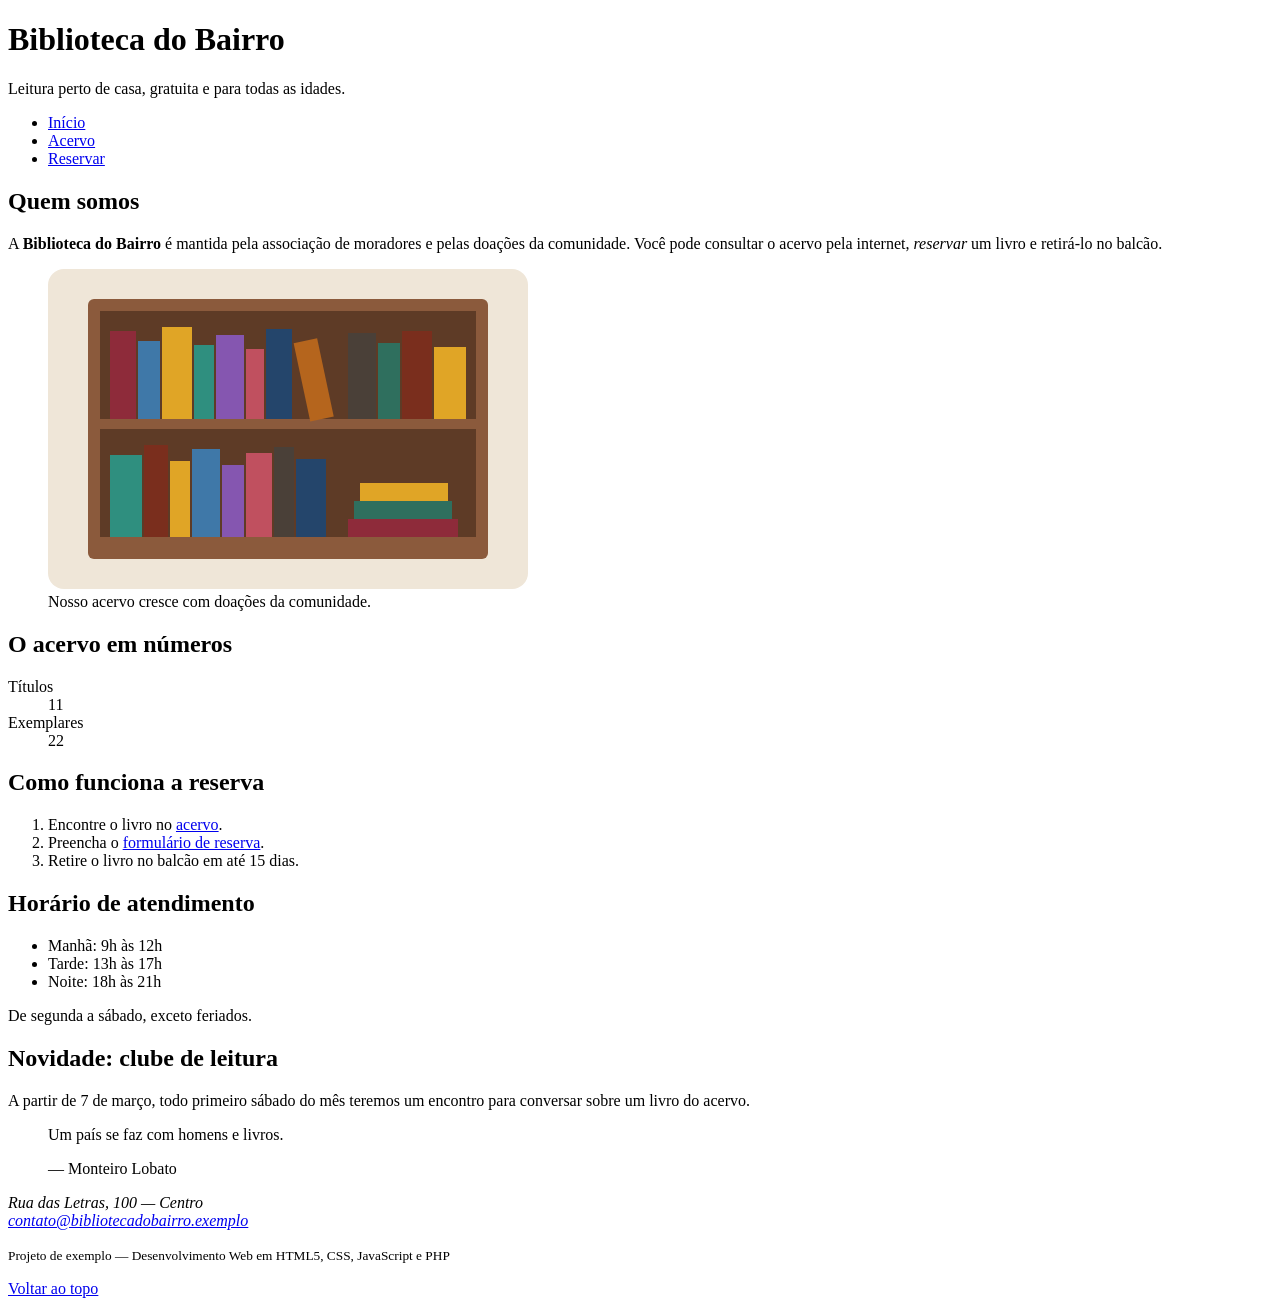
<file: etapas/01-html/index.html>
<!doctype html>
<html lang="pt-BR">
<head>
    <!-- Metadados: codificação, ajuste para celular e título da aba (Apostila 02, seção 3) -->
    <meta charset="utf-8">
    <meta name="viewport" content="width=device-width, initial-scale=1">
    <meta name="description" content="Biblioteca do Bairro: consulte o acervo e reserve livros.">
    <title>Início | Biblioteca do Bairro</title>
</head>
<body id="topo">
    <!-- Cabeçalho do site: identidade + navegação principal -->
    <header>
        <h1>Biblioteca do Bairro</h1>
        <p>Leitura perto de casa, gratuita e para todas as idades.</p>

        <nav aria-label="Navegação principal">
            <ul>
                <!-- Links RELATIVOS: funcionam em qualquer pasta onde o projeto estiver -->
                <li><a href="index.html" aria-current="page">Início</a></li>
                <li><a href="acervo.html">Acervo</a></li>
                <li><a href="reservar.html">Reservar</a></li>
            </ul>
        </nav>
    </header>

    <!-- Um único <main> por página, com o conteúdo principal -->
    <main>
        <section id="apresentacao">
            <h2>Quem somos</h2>
            <p>
                A <strong>Biblioteca do Bairro</strong> é mantida pela associação de moradores e
                pelas doações da comunidade. Você pode consultar o acervo pela internet,
                <em>reservar</em> um livro e retirá-lo no balcão.
            </p>

            <!-- <figure> agrupa a imagem e sua legenda; alt descreve a imagem para quem não a vê -->
            <figure>
                <img src="img/estante.svg" alt="Ilustração de uma estante com livros coloridos"
                     width="480" height="320">
                <figcaption>Nosso acervo cresce com doações da comunidade.</figcaption>
            </figure>
        </section>

        <section id="numeros">
            <h2>O acervo em números</h2>
            <!-- Lista de descrição: termo (dt) e descrição (dd) -->
            <dl>
                <dt>Títulos</dt>
                <dd>11</dd>
                <dt>Exemplares</dt>
                <dd>22</dd>
            </dl>
        </section>

        <section id="como-funciona">
            <h2>Como funciona a reserva</h2>
            <!-- Lista ORDENADA: a sequência dos passos importa -->
            <ol>
                <li>Encontre o livro no <a href="acervo.html">acervo</a>.</li>
                <li>Preencha o <a href="reservar.html">formulário de reserva</a>.</li>
                <li>Retire o livro no balcão em até 15 dias.</li>
            </ol>
        </section>

        <section id="horarios">
            <h2>Horário de atendimento</h2>
            <!-- Lista NÃO ordenada: itens sem sequência obrigatória -->
            <ul>
                <li>Manhã: 9h às 12h</li>
                <li>Tarde: 13h às 17h</li>
                <li>Noite: 18h às 21h</li>
            </ul>
            <p>De segunda a sábado, exceto feriados.</p>
        </section>

        <article id="novidade">
            <h2>Novidade: clube de leitura</h2>
            <p>
                A partir de <time datetime="2026-03-07">7 de março</time>, todo primeiro sábado
                do mês teremos um encontro para conversar sobre um livro do acervo.
            </p>
            <!-- Citação em bloco; o autor fica no <footer> da própria citação -->
            <blockquote>
                <p>Um país se faz com homens e livros.</p>
                <footer>— Monteiro Lobato</footer>
            </blockquote>
        </article>
    </main>

    <footer>
        <!-- <address> marca informações de contato -->
        <address>
            Rua das Letras, 100 — Centro<br>
            <a href="mailto:contato@bibliotecadobairro.exemplo">contato@bibliotecadobairro.exemplo</a>
        </address>
        <p><small>Projeto de exemplo — Desenvolvimento Web em HTML5, CSS, JavaScript e PHP</small></p>
        <p><a href="#topo">Voltar ao topo</a></p>
    </footer>
</body>
</html>
</file>
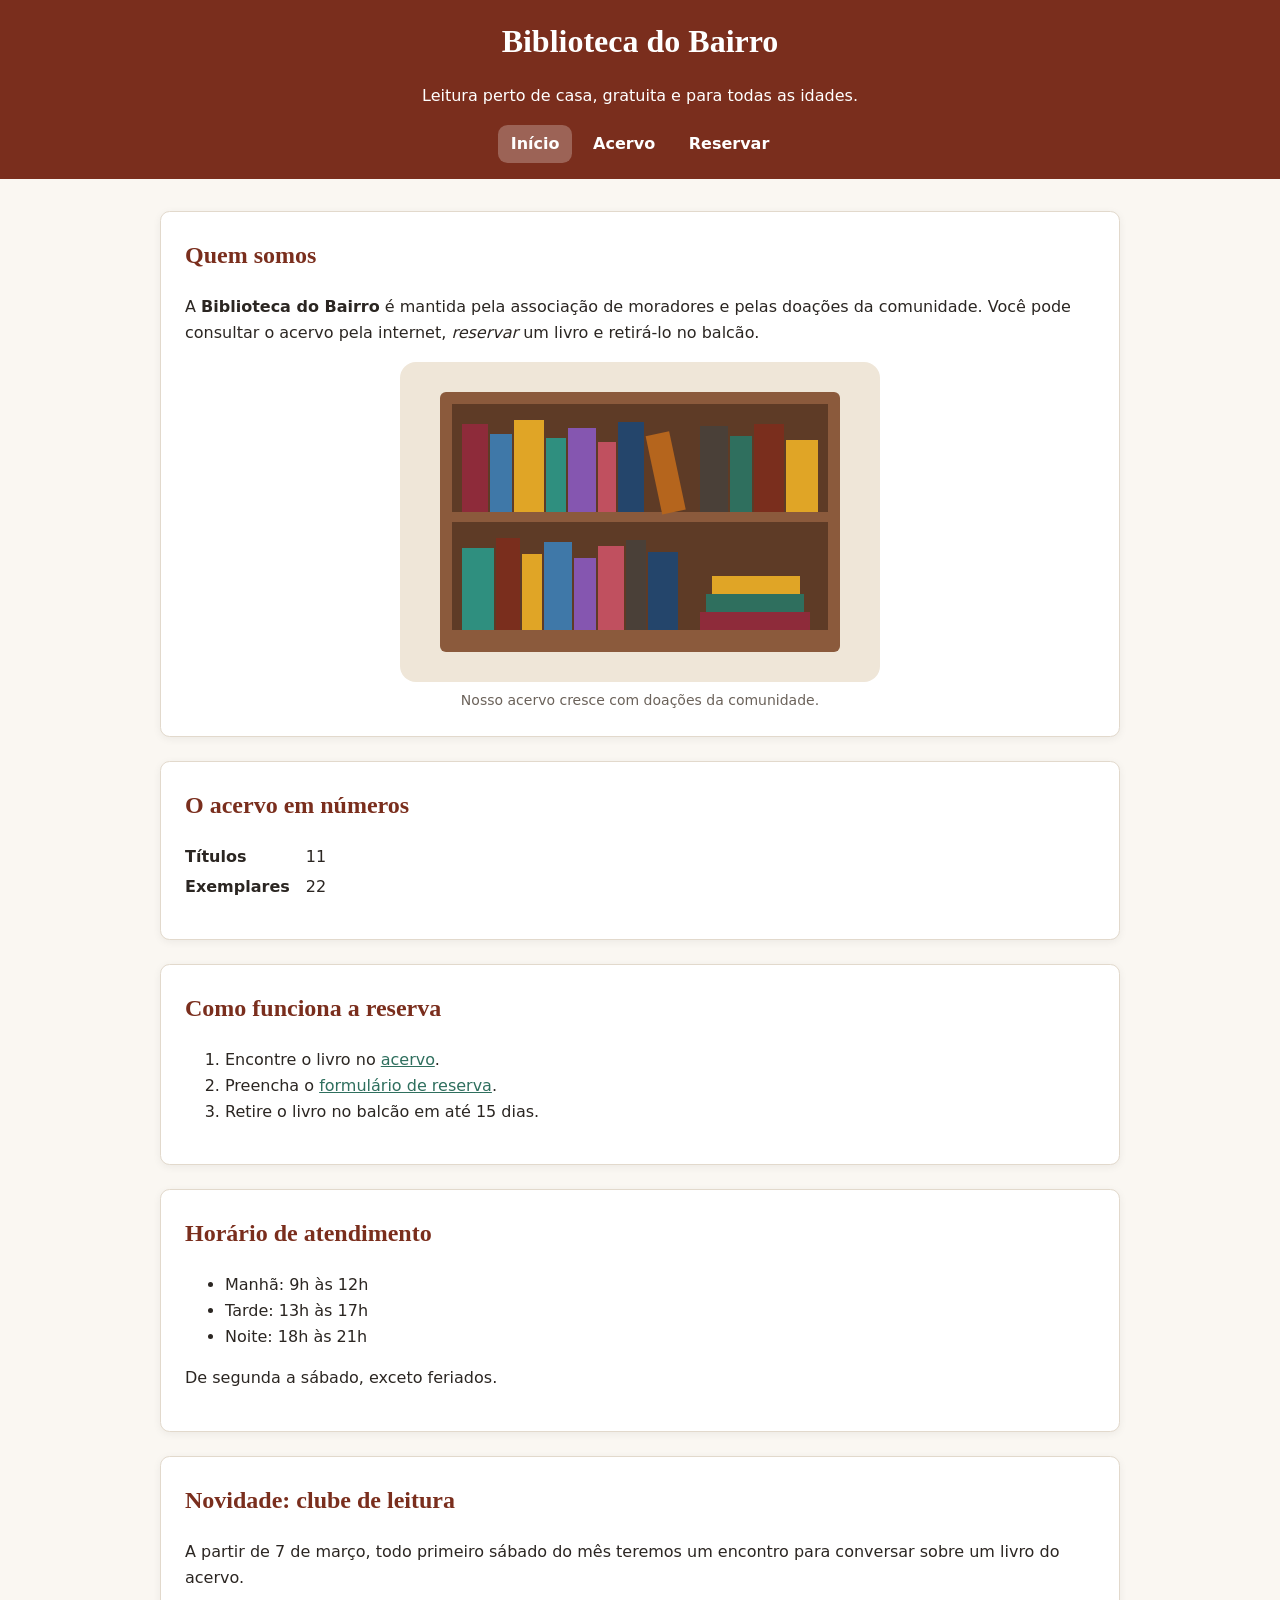
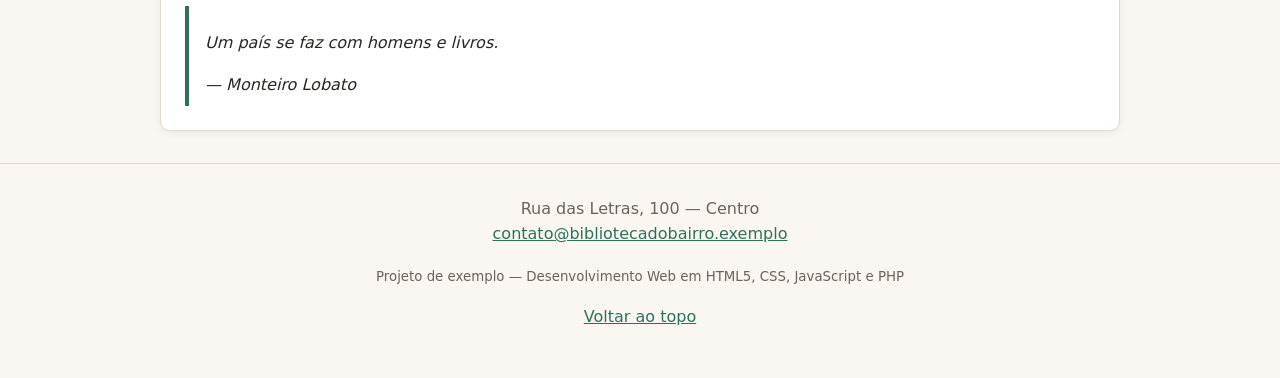
<file: etapas/02-css/index.html>
<!doctype html>
<html lang="pt-BR">
<head>
    <!-- Metadados: codificação, ajuste para celular e título da aba (Apostila 02, seção 3) -->
    <meta charset="utf-8">
    <meta name="viewport" content="width=device-width, initial-scale=1">
    <meta name="description" content="Biblioteca do Bairro: consulte o acervo e reserve livros.">
    <title>Início | Biblioteca do Bairro</title>
    <!-- CSS externo: um único arquivo estiliza todas as páginas (Apostila 03, seção 2.3) -->
    <link rel="stylesheet" href="css/style.css">
</head>
<body id="topo">
    <!-- Cabeçalho do site: identidade + navegação principal -->
    <header>
        <h1>Biblioteca do Bairro</h1>
        <p>Leitura perto de casa, gratuita e para todas as idades.</p>

        <nav aria-label="Navegação principal">
            <ul>
                <!-- Links RELATIVOS: funcionam em qualquer pasta onde o projeto estiver -->
                <li><a href="index.html" aria-current="page">Início</a></li>
                <li><a href="acervo.html">Acervo</a></li>
                <li><a href="reservar.html">Reservar</a></li>
            </ul>
        </nav>
    </header>

    <!-- Um único <main> por página, com o conteúdo principal -->
    <main>
        <section id="apresentacao">
            <h2>Quem somos</h2>
            <p>
                A <strong>Biblioteca do Bairro</strong> é mantida pela associação de moradores e
                pelas doações da comunidade. Você pode consultar o acervo pela internet,
                <em>reservar</em> um livro e retirá-lo no balcão.
            </p>

            <!-- <figure> agrupa a imagem e sua legenda; alt descreve a imagem para quem não a vê -->
            <figure>
                <img src="img/estante.svg" alt="Ilustração de uma estante com livros coloridos"
                     width="480" height="320">
                <figcaption>Nosso acervo cresce com doações da comunidade.</figcaption>
            </figure>
        </section>

        <section id="numeros">
            <h2>O acervo em números</h2>
            <!-- Lista de descrição: termo (dt) e descrição (dd) -->
            <dl>
                <dt>Títulos</dt>
                <dd>11</dd>
                <dt>Exemplares</dt>
                <dd>22</dd>
            </dl>
        </section>

        <section id="como-funciona">
            <h2>Como funciona a reserva</h2>
            <!-- Lista ORDENADA: a sequência dos passos importa -->
            <ol>
                <li>Encontre o livro no <a href="acervo.html">acervo</a>.</li>
                <li>Preencha o <a href="reservar.html">formulário de reserva</a>.</li>
                <li>Retire o livro no balcão em até 15 dias.</li>
            </ol>
        </section>

        <section id="horarios">
            <h2>Horário de atendimento</h2>
            <!-- Lista NÃO ordenada: itens sem sequência obrigatória -->
            <ul>
                <li>Manhã: 9h às 12h</li>
                <li>Tarde: 13h às 17h</li>
                <li>Noite: 18h às 21h</li>
            </ul>
            <p>De segunda a sábado, exceto feriados.</p>
        </section>

        <article id="novidade">
            <h2>Novidade: clube de leitura</h2>
            <p>
                A partir de <time datetime="2026-03-07">7 de março</time>, todo primeiro sábado
                do mês teremos um encontro para conversar sobre um livro do acervo.
            </p>
            <!-- Citação em bloco; o autor fica no <footer> da própria citação -->
            <blockquote>
                <p>Um país se faz com homens e livros.</p>
                <footer>— Monteiro Lobato</footer>
            </blockquote>
        </article>
    </main>

    <footer>
        <!-- <address> marca informações de contato -->
        <address>
            Rua das Letras, 100 — Centro<br>
            <a href="mailto:contato@bibliotecadobairro.exemplo">contato@bibliotecadobairro.exemplo</a>
        </address>
        <p><small>Projeto de exemplo — Desenvolvimento Web em HTML5, CSS, JavaScript e PHP</small></p>
        <p><a href="#topo">Voltar ao topo</a></p>
    </footer>
</body>
</html>
</file>
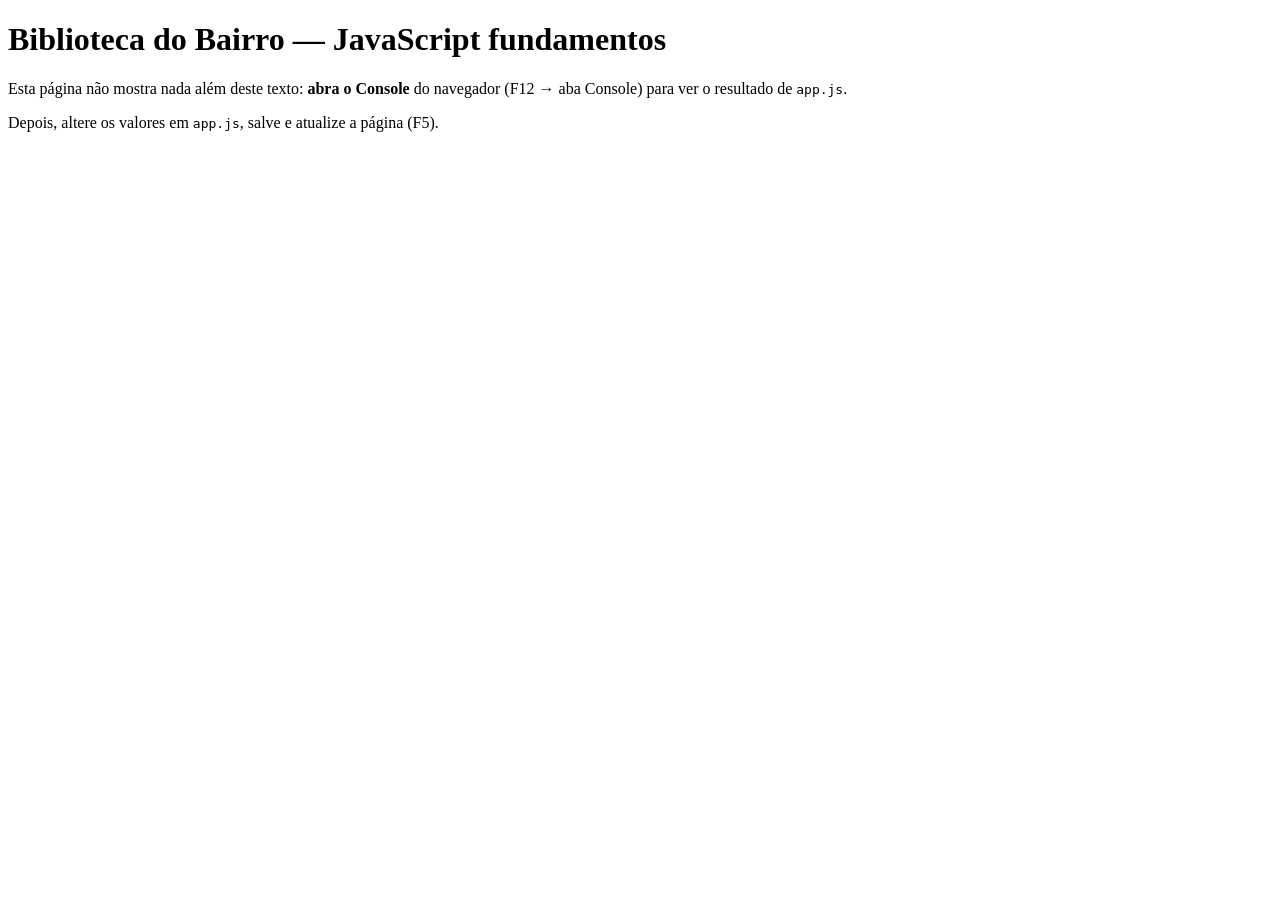
<file: etapas/03-js-fundamentos/index.html>
<!doctype html>
<html lang="pt-BR">
<head>
    <meta charset="utf-8">
    <meta name="viewport" content="width=device-width, initial-scale=1">
    <title>JavaScript no Console | Biblioteca do Bairro</title>
    <!-- defer: o script executa depois que o HTML foi analisado -->
    <script src="app.js" defer></script>
</head>
<body>
    <h1>Biblioteca do Bairro — JavaScript fundamentos</h1>
    <p>
        Esta página não mostra nada além deste texto: <strong>abra o Console</strong>
        do navegador (F12 → aba Console) para ver o resultado de <code>app.js</code>.
    </p>
    <p>Depois, altere os valores em <code>app.js</code>, salve e atualize a página (F5).</p>
</body>
</html>
</file>
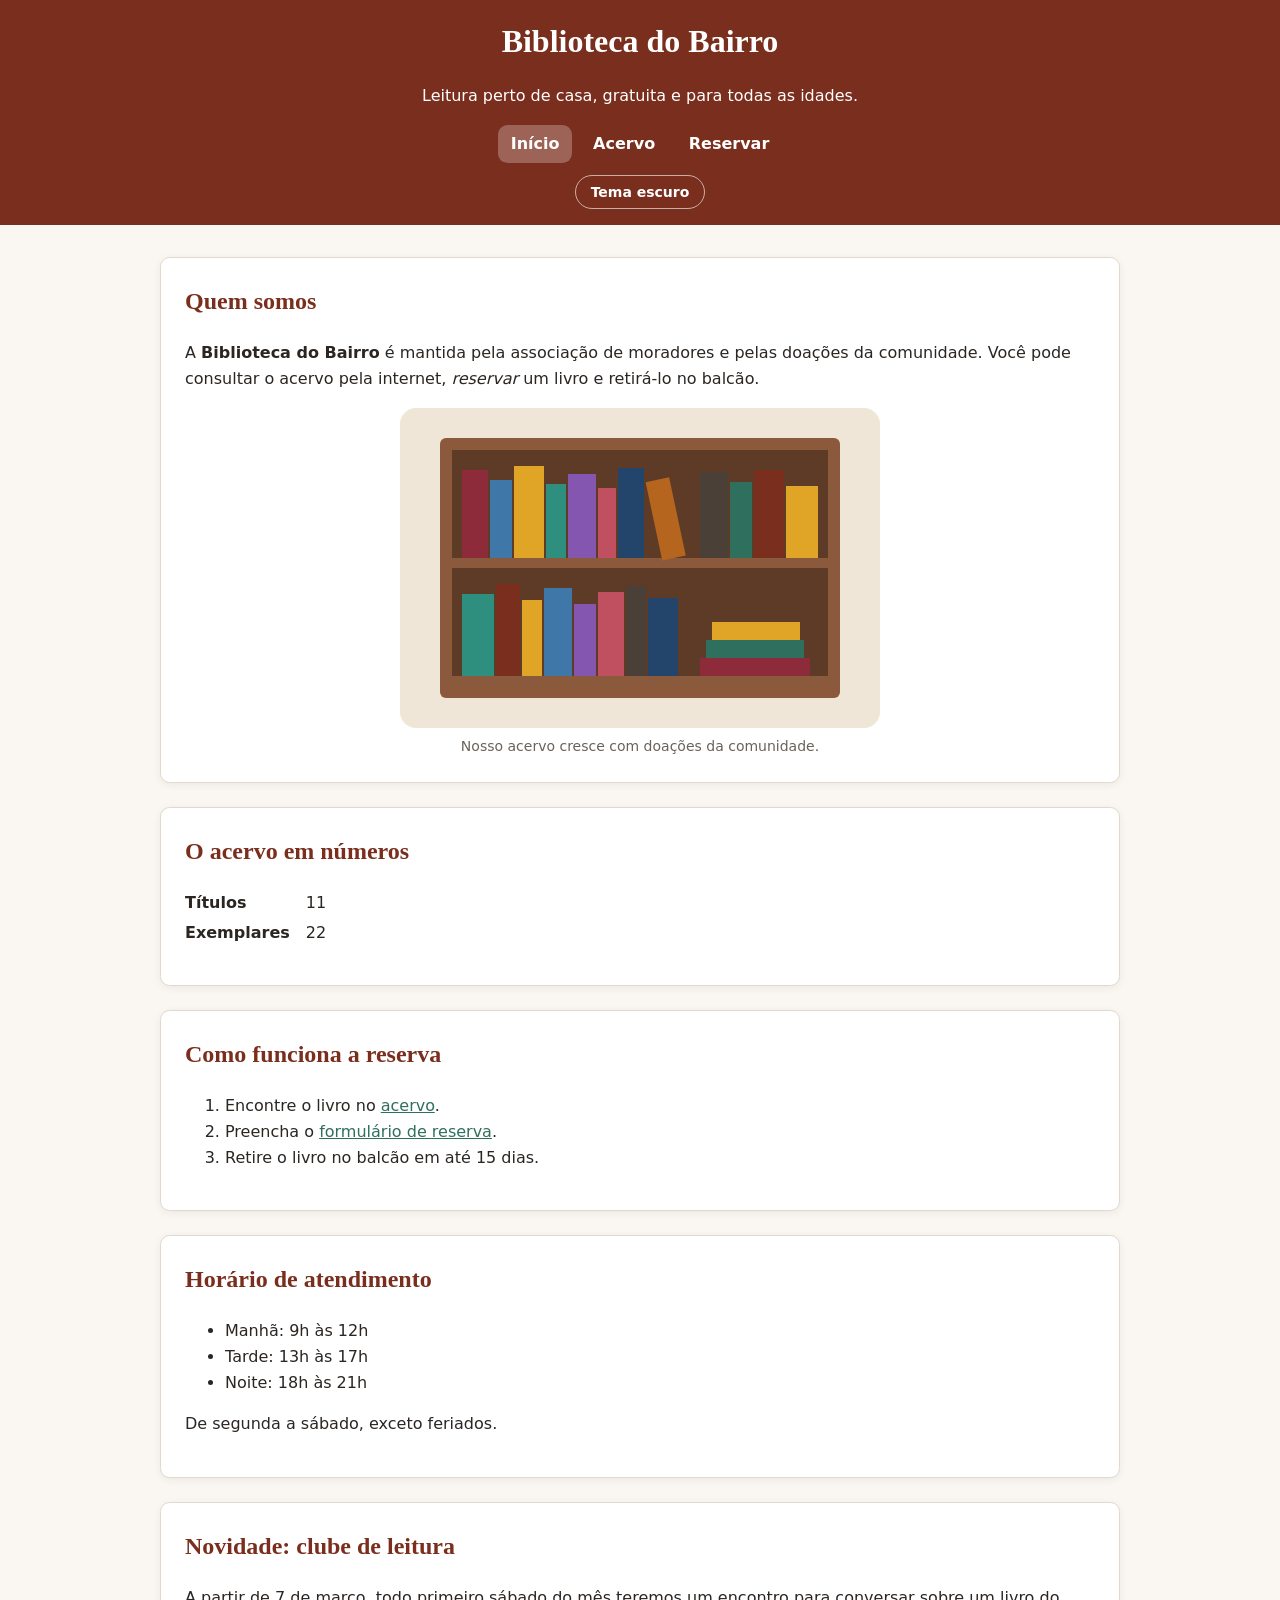
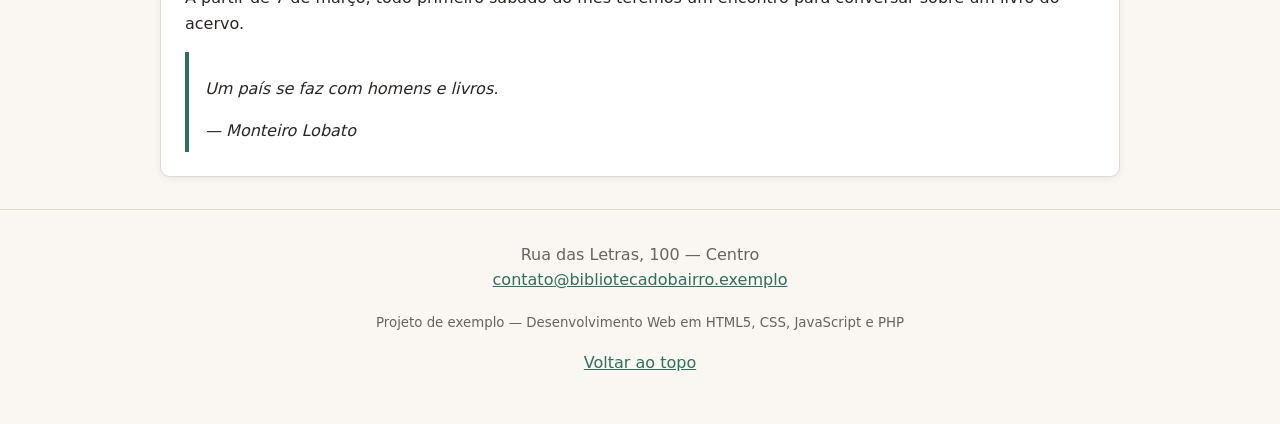
<file: etapas/04-js-dom/index.html>
<!doctype html>
<html lang="pt-BR">
<head>
    <!-- Metadados: codificação, ajuste para celular e título da aba (Apostila 02, seção 3) -->
    <meta charset="utf-8">
    <meta name="viewport" content="width=device-width, initial-scale=1">
    <meta name="description" content="Biblioteca do Bairro: consulte o acervo e reserve livros.">
    <title>Início | Biblioteca do Bairro</title>
    <!-- CSS externo: um único arquivo estiliza todas as páginas (Apostila 03, seção 2.3) -->
    <link rel="stylesheet" href="css/style.css">
    <!-- defer: os scripts rodam depois que o HTML foi analisado, então querySelector encontra os elementos -->
    <script src="js/tema.js" defer></script>
</head>
<body id="topo">
    <!-- Cabeçalho do site: identidade + navegação principal -->
    <header>
        <h1>Biblioteca do Bairro</h1>
        <p>Leitura perto de casa, gratuita e para todas as idades.</p>

        <nav aria-label="Navegação principal">
            <ul>
                <!-- Links RELATIVOS: funcionam em qualquer pasta onde o projeto estiver -->
                <li><a href="index.html" aria-current="page">Início</a></li>
                <li><a href="acervo.html">Acervo</a></li>
                <li><a href="reservar.html">Reservar</a></li>
            </ul>
        </nav>
        <!-- type="button": não envia formulário; quem reage ao clique é o js/tema.js -->
        <button type="button" id="alternar-tema" aria-pressed="false">Tema escuro</button>
    </header>

    <!-- Um único <main> por página, com o conteúdo principal -->
    <main>
        <section id="apresentacao">
            <h2>Quem somos</h2>
            <p>
                A <strong>Biblioteca do Bairro</strong> é mantida pela associação de moradores e
                pelas doações da comunidade. Você pode consultar o acervo pela internet,
                <em>reservar</em> um livro e retirá-lo no balcão.
            </p>

            <!-- <figure> agrupa a imagem e sua legenda; alt descreve a imagem para quem não a vê -->
            <figure>
                <img src="img/estante.svg" alt="Ilustração de uma estante com livros coloridos"
                     width="480" height="320">
                <figcaption>Nosso acervo cresce com doações da comunidade.</figcaption>
            </figure>
        </section>

        <section id="numeros">
            <h2>O acervo em números</h2>
            <!-- Lista de descrição: termo (dt) e descrição (dd) -->
            <dl>
                <dt>Títulos</dt>
                <dd>11</dd>
                <dt>Exemplares</dt>
                <dd>22</dd>
            </dl>
        </section>

        <section id="como-funciona">
            <h2>Como funciona a reserva</h2>
            <!-- Lista ORDENADA: a sequência dos passos importa -->
            <ol>
                <li>Encontre o livro no <a href="acervo.html">acervo</a>.</li>
                <li>Preencha o <a href="reservar.html">formulário de reserva</a>.</li>
                <li>Retire o livro no balcão em até 15 dias.</li>
            </ol>
        </section>

        <section id="horarios">
            <h2>Horário de atendimento</h2>
            <!-- Lista NÃO ordenada: itens sem sequência obrigatória -->
            <ul>
                <li>Manhã: 9h às 12h</li>
                <li>Tarde: 13h às 17h</li>
                <li>Noite: 18h às 21h</li>
            </ul>
            <p>De segunda a sábado, exceto feriados.</p>
        </section>

        <article id="novidade">
            <h2>Novidade: clube de leitura</h2>
            <p>
                A partir de <time datetime="2026-03-07">7 de março</time>, todo primeiro sábado
                do mês teremos um encontro para conversar sobre um livro do acervo.
            </p>
            <!-- Citação em bloco; o autor fica no <footer> da própria citação -->
            <blockquote>
                <p>Um país se faz com homens e livros.</p>
                <footer>— Monteiro Lobato</footer>
            </blockquote>
        </article>
    </main>

    <footer>
        <!-- <address> marca informações de contato -->
        <address>
            Rua das Letras, 100 — Centro<br>
            <a href="mailto:contato@bibliotecadobairro.exemplo">contato@bibliotecadobairro.exemplo</a>
        </address>
        <p><small>Projeto de exemplo — Desenvolvimento Web em HTML5, CSS, JavaScript e PHP</small></p>
        <p><a href="#topo">Voltar ao topo</a></p>
    </footer>
</body>
</html>
</file>
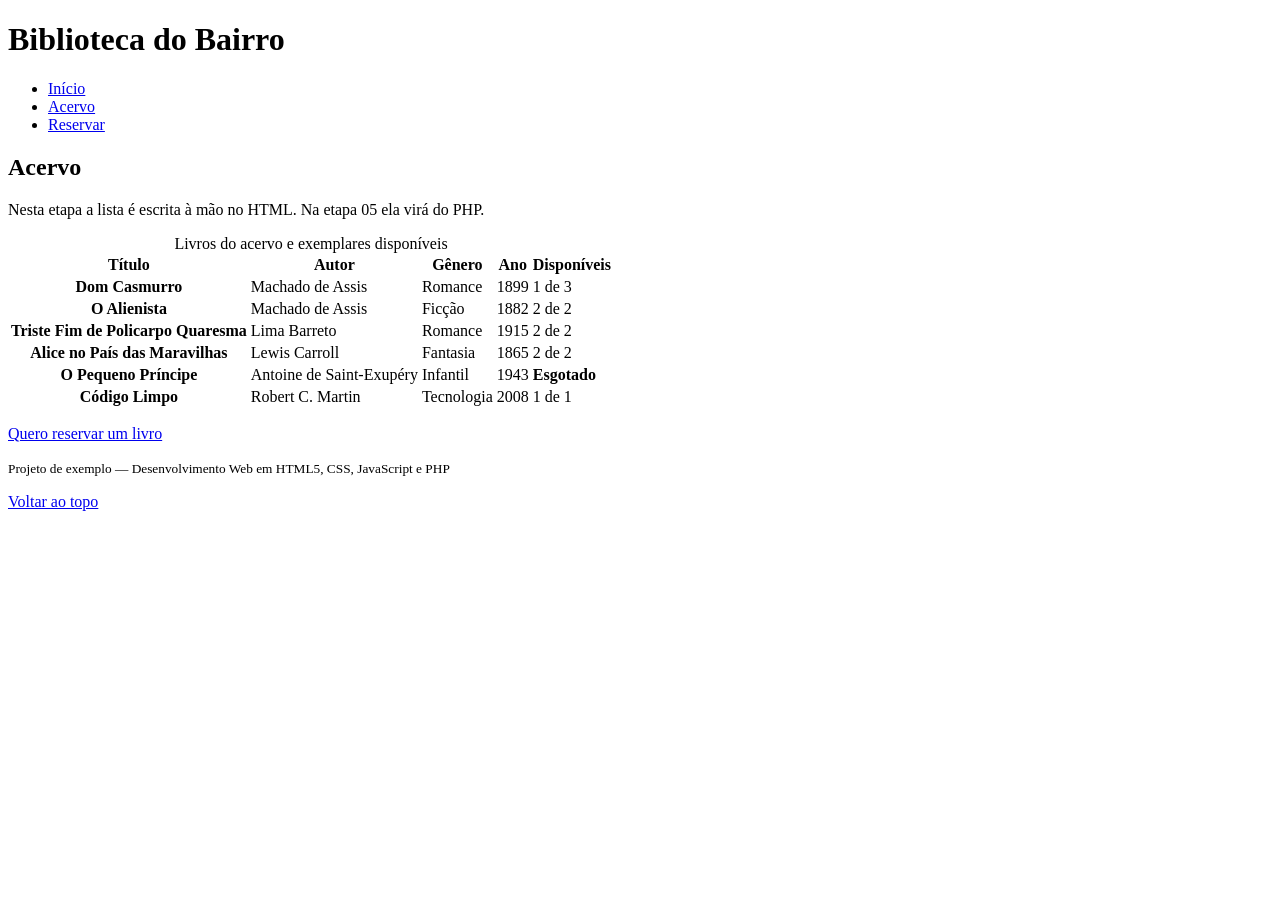
<file: etapas/01-html/acervo.html>
<!doctype html>
<html lang="pt-BR">
<head>
    <meta charset="utf-8">
    <meta name="viewport" content="width=device-width, initial-scale=1">
    <title>Acervo | Biblioteca do Bairro</title>
</head>
<body id="topo">
    <header>
        <h1>Biblioteca do Bairro</h1>
        <nav aria-label="Navegação principal">
            <ul>
                <li><a href="index.html">Início</a></li>
                <li><a href="acervo.html" aria-current="page">Acervo</a></li>
                <li><a href="reservar.html">Reservar</a></li>
            </ul>
        </nav>
    </header>

    <main>
        <h2>Acervo</h2>
        <p>Nesta etapa a lista é escrita à mão no HTML. Na etapa 05 ela virá do PHP.</p>

        <!-- Tabela: só para dados TABULARES, nunca para montar layout (Apostila 02, seção 9) -->
        <table id="tabela-acervo">
            <!-- caption: título da tabela, lido por leitores de tela -->
            <caption>Livros do acervo e exemplares disponíveis</caption>
            <thead>
                <tr>
                    <!-- scope="col": este cabeçalho vale para a COLUNA -->
                    <th scope="col">Título</th>
                    <th scope="col">Autor</th>
                    <th scope="col">Gênero</th>
                    <th scope="col">Ano</th>
                    <th scope="col">Disponíveis</th>
                </tr>
            </thead>
            <tbody>
                <!-- data-*: dados extras para o JavaScript usar nas próximas etapas -->
                <tr data-exemplares="3" data-ocupados="2">
                    <!-- scope="row": o título é o cabeçalho da LINHA -->
                    <th scope="row">Dom Casmurro</th>
                    <td>Machado de Assis</td>
                    <td>Romance</td>
                    <td>1899</td>
                    <td>1 de 3</td>
                </tr>
                <tr data-exemplares="2" data-ocupados="0">
                    <th scope="row">O Alienista</th>
                    <td>Machado de Assis</td>
                    <td>Ficção</td>
                    <td>1882</td>
                    <td>2 de 2</td>
                </tr>
                <tr data-exemplares="2" data-ocupados="0">
                    <th scope="row">Triste Fim de Policarpo Quaresma</th>
                    <td>Lima Barreto</td>
                    <td>Romance</td>
                    <td>1915</td>
                    <td>2 de 2</td>
                </tr>
                <tr data-exemplares="2" data-ocupados="0">
                    <th scope="row">Alice no País das Maravilhas</th>
                    <td>Lewis Carroll</td>
                    <td>Fantasia</td>
                    <td>1865</td>
                    <td>2 de 2</td>
                </tr>
                <tr data-exemplares="2" data-ocupados="2">
                    <th scope="row">O Pequeno Príncipe</th>
                    <td>Antoine de Saint-Exupéry</td>
                    <td>Infantil</td>
                    <td>1943</td>
                    <td><strong>Esgotado</strong></td>
                </tr>
                <tr data-exemplares="1" data-ocupados="0">
                    <th scope="row">Código Limpo</th>
                    <td>Robert C. Martin</td>
                    <td>Tecnologia</td>
                    <td>2008</td>
                    <td>1 de 1</td>
                </tr>
            </tbody>
        </table>

        <p><a href="reservar.html">Quero reservar um livro</a></p>
    </main>

    <footer>
        <p><small>Projeto de exemplo — Desenvolvimento Web em HTML5, CSS, JavaScript e PHP</small></p>
        <p><a href="#topo">Voltar ao topo</a></p>
    </footer>
</body>
</html>
</file>
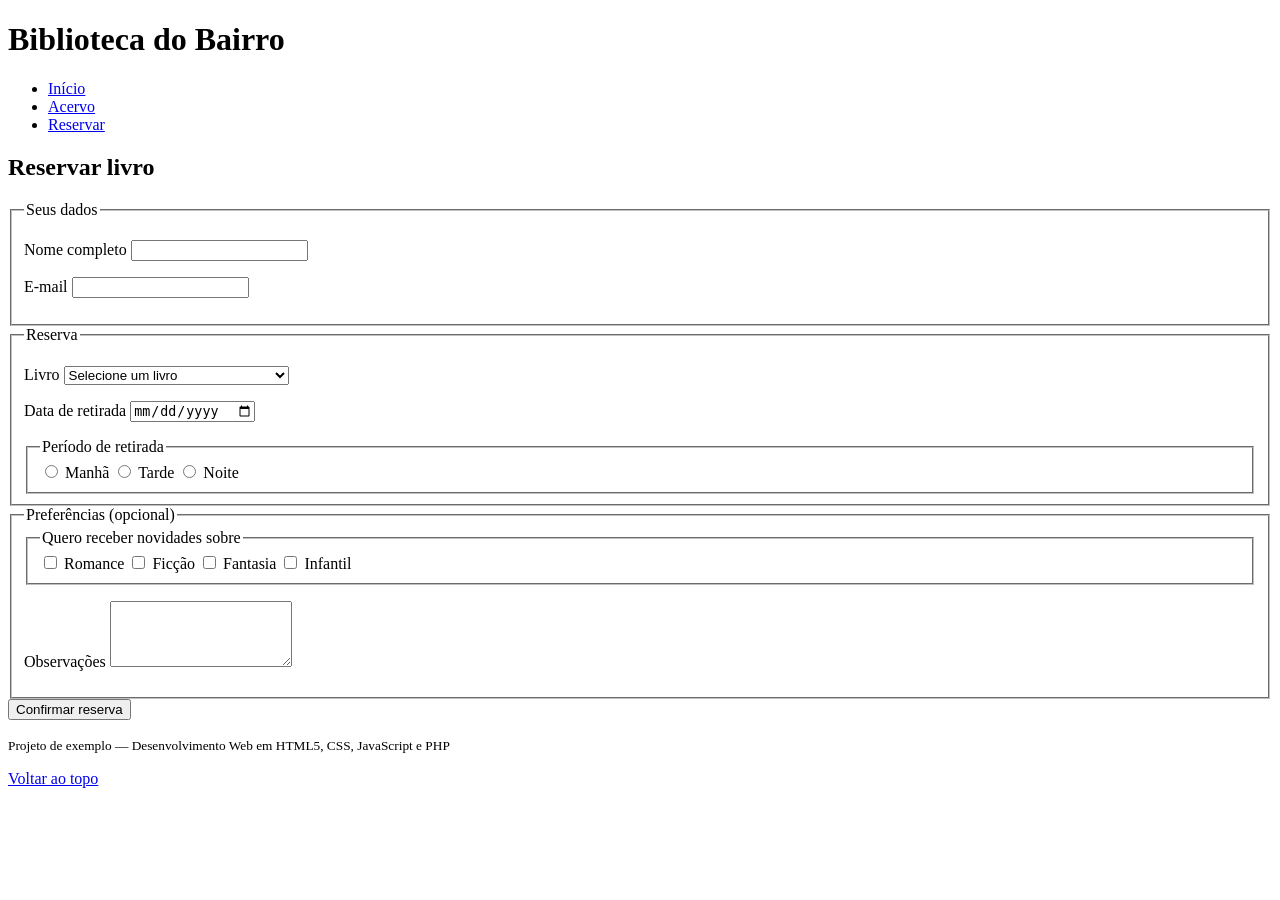
<file: etapas/01-html/reservar.html>
<!doctype html>
<html lang="pt-BR">
<head>
    <meta charset="utf-8">
    <meta name="viewport" content="width=device-width, initial-scale=1">
    <title>Reservar | Biblioteca do Bairro</title>
</head>
<body id="topo">
    <header>
        <h1>Biblioteca do Bairro</h1>
        <nav aria-label="Navegação principal">
            <ul>
                <li><a href="index.html">Início</a></li>
                <li><a href="acervo.html">Acervo</a></li>
                <li><a href="reservar.html" aria-current="page">Reservar</a></li>
            </ul>
        </nav>
    </header>

    <main>
        <h2>Reservar livro</h2>

        <!--
            action="#": nesta etapa ainda não existe servidor para receber os dados.
            Na etapa 05, action apontará para um arquivo PHP.
            method="post": os dados vão no corpo da requisição, não na URL.
        -->
        <form id="form-reserva" action="#" method="post">

            <!-- fieldset + legend agrupam campos relacionados -->
            <fieldset>
                <legend>Seus dados</legend>

                <p>
                    <!-- for do label = id do campo: clicar no texto foca o campo -->
                    <label for="nome">Nome completo</label>
                    <!-- name: é o que será enviado ao servidor (o id não é enviado) -->
                    <input id="nome" name="nome" type="text" required minlength="2" maxlength="120"
                           autocomplete="name">
                </p>

                <p>
                    <label for="email">E-mail</label>
                    <!-- type="email": o navegador confere o formato e mostra teclado com @ no celular -->
                    <input id="email" name="email" type="email" required autocomplete="email">
                </p>
            </fieldset>

            <fieldset>
                <legend>Reserva</legend>

                <p>
                    <label for="livro_id">Livro</label>
                    <select id="livro_id" name="livro_id" required>
                        <option value="">Selecione um livro</option>
                        <option value="1">Dom Casmurro</option>
                        <option value="3">O Alienista</option>
                        <option value="4">Triste Fim de Policarpo Quaresma</option>
                        <option value="7">Alice no País das Maravilhas</option>
                        <!-- disabled: aparece, mas não pode ser escolhido -->
                        <option value="9" disabled>O Pequeno Príncipe (esgotado)</option>
                        <option value="11">Código Limpo</option>
                    </select>
                </p>

                <p>
                    <label for="data_retirada">Data de retirada</label>
                    <input id="data_retirada" name="data_retirada" type="date" required>
                </p>

                <!-- Radio: mesmo name = só uma opção pode ser marcada -->
                <fieldset>
                    <legend>Período de retirada</legend>
                    <label><input type="radio" name="periodo" value="manha" required> Manhã</label>
                    <label><input type="radio" name="periodo" value="tarde"> Tarde</label>
                    <label><input type="radio" name="periodo" value="noite"> Noite</label>
                </fieldset>
            </fieldset>

            <fieldset>
                <legend>Preferências (opcional)</legend>

                <!-- Checkbox: várias opções podem ser marcadas.
                     O [] no name fará o PHP receber um array (etapa 05). -->
                <fieldset>
                    <legend>Quero receber novidades sobre</legend>
                    <label><input type="checkbox" name="generos[]" value="romance"> Romance</label>
                    <label><input type="checkbox" name="generos[]" value="ficcao"> Ficção</label>
                    <label><input type="checkbox" name="generos[]" value="fantasia"> Fantasia</label>
                    <label><input type="checkbox" name="generos[]" value="infantil"> Infantil</label>
                </fieldset>

                <p>
                    <label for="observacoes">Observações</label>
                    <textarea id="observacoes" name="observacoes" rows="4" maxlength="300"></textarea>
                </p>
            </fieldset>

            <!-- type="submit" envia o formulário -->
            <button type="submit">Confirmar reserva</button>
        </form>

        <!-- Atenção: required, minlength e type="email" ajudam quem preenche, mas
             NÃO garantem segurança. O servidor sempre precisa validar de novo. -->
    </main>

    <footer>
        <p><small>Projeto de exemplo — Desenvolvimento Web em HTML5, CSS, JavaScript e PHP</small></p>
        <p><a href="#topo">Voltar ao topo</a></p>
    </footer>
</body>
</html>
</file>
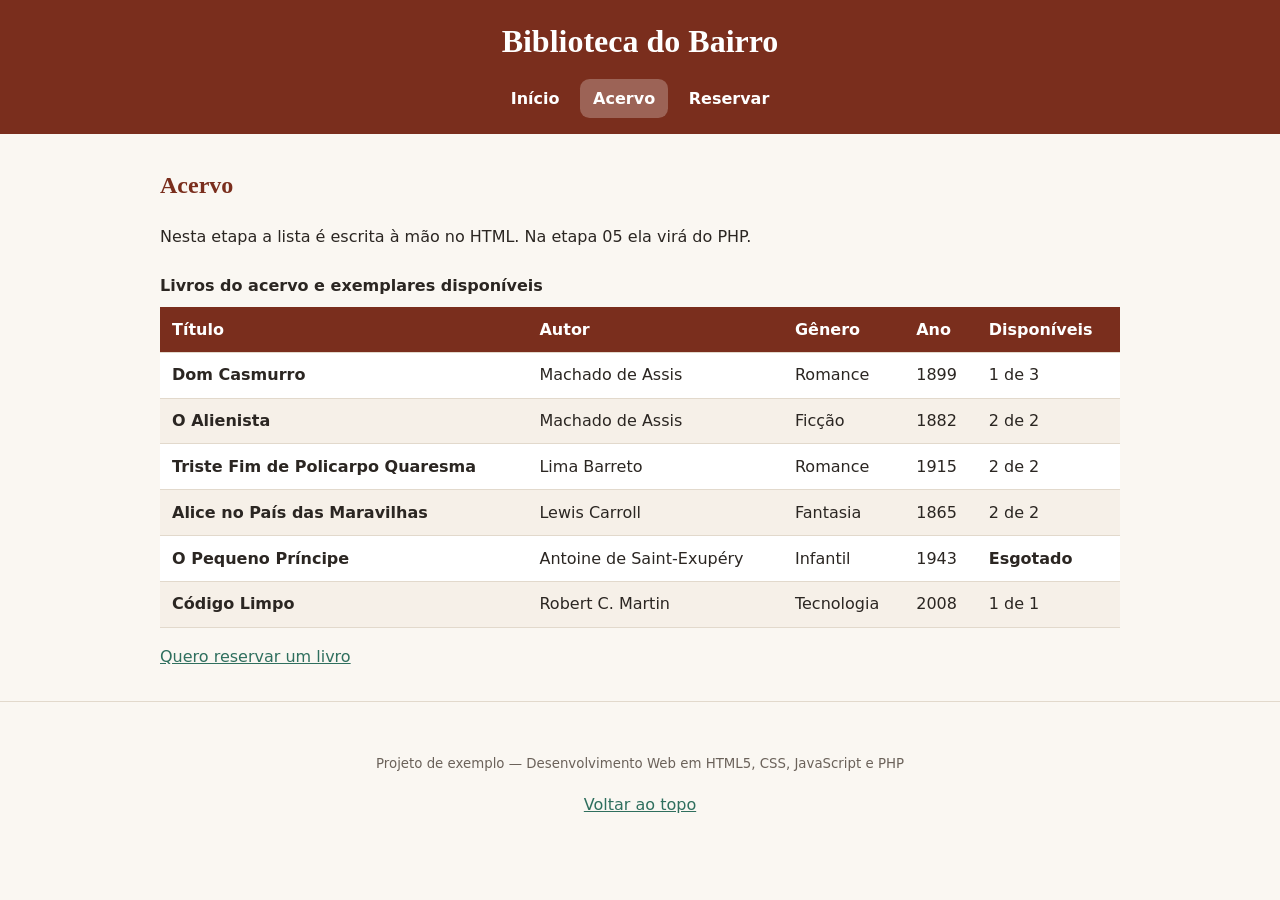
<file: etapas/02-css/acervo.html>
<!doctype html>
<html lang="pt-BR">
<head>
    <meta charset="utf-8">
    <meta name="viewport" content="width=device-width, initial-scale=1">
    <title>Acervo | Biblioteca do Bairro</title>
    <!-- CSS externo: um único arquivo estiliza todas as páginas (Apostila 03, seção 2.3) -->
    <link rel="stylesheet" href="css/style.css">
</head>
<body id="topo">
    <header>
        <h1>Biblioteca do Bairro</h1>
        <nav aria-label="Navegação principal">
            <ul>
                <li><a href="index.html">Início</a></li>
                <li><a href="acervo.html" aria-current="page">Acervo</a></li>
                <li><a href="reservar.html">Reservar</a></li>
            </ul>
        </nav>
    </header>

    <main>
        <h2>Acervo</h2>
        <p>Nesta etapa a lista é escrita à mão no HTML. Na etapa 05 ela virá do PHP.</p>

        <!-- Tabela: só para dados TABULARES, nunca para montar layout (Apostila 02, seção 9) -->
        <table id="tabela-acervo">
            <!-- caption: título da tabela, lido por leitores de tela -->
            <caption>Livros do acervo e exemplares disponíveis</caption>
            <thead>
                <tr>
                    <!-- scope="col": este cabeçalho vale para a COLUNA -->
                    <th scope="col">Título</th>
                    <th scope="col">Autor</th>
                    <th scope="col">Gênero</th>
                    <th scope="col">Ano</th>
                    <th scope="col">Disponíveis</th>
                </tr>
            </thead>
            <tbody>
                <!-- data-*: dados extras para o JavaScript usar nas próximas etapas -->
                <tr data-exemplares="3" data-ocupados="2">
                    <!-- scope="row": o título é o cabeçalho da LINHA -->
                    <th scope="row">Dom Casmurro</th>
                    <td>Machado de Assis</td>
                    <td>Romance</td>
                    <td>1899</td>
                    <td>1 de 3</td>
                </tr>
                <tr data-exemplares="2" data-ocupados="0">
                    <th scope="row">O Alienista</th>
                    <td>Machado de Assis</td>
                    <td>Ficção</td>
                    <td>1882</td>
                    <td>2 de 2</td>
                </tr>
                <tr data-exemplares="2" data-ocupados="0">
                    <th scope="row">Triste Fim de Policarpo Quaresma</th>
                    <td>Lima Barreto</td>
                    <td>Romance</td>
                    <td>1915</td>
                    <td>2 de 2</td>
                </tr>
                <tr data-exemplares="2" data-ocupados="0">
                    <th scope="row">Alice no País das Maravilhas</th>
                    <td>Lewis Carroll</td>
                    <td>Fantasia</td>
                    <td>1865</td>
                    <td>2 de 2</td>
                </tr>
                <tr data-exemplares="2" data-ocupados="2">
                    <th scope="row">O Pequeno Príncipe</th>
                    <td>Antoine de Saint-Exupéry</td>
                    <td>Infantil</td>
                    <td>1943</td>
                    <td><strong>Esgotado</strong></td>
                </tr>
                <tr data-exemplares="1" data-ocupados="0">
                    <th scope="row">Código Limpo</th>
                    <td>Robert C. Martin</td>
                    <td>Tecnologia</td>
                    <td>2008</td>
                    <td>1 de 1</td>
                </tr>
            </tbody>
        </table>

        <p><a href="reservar.html">Quero reservar um livro</a></p>
    </main>

    <footer>
        <p><small>Projeto de exemplo — Desenvolvimento Web em HTML5, CSS, JavaScript e PHP</small></p>
        <p><a href="#topo">Voltar ao topo</a></p>
    </footer>
</body>
</html>
</file>
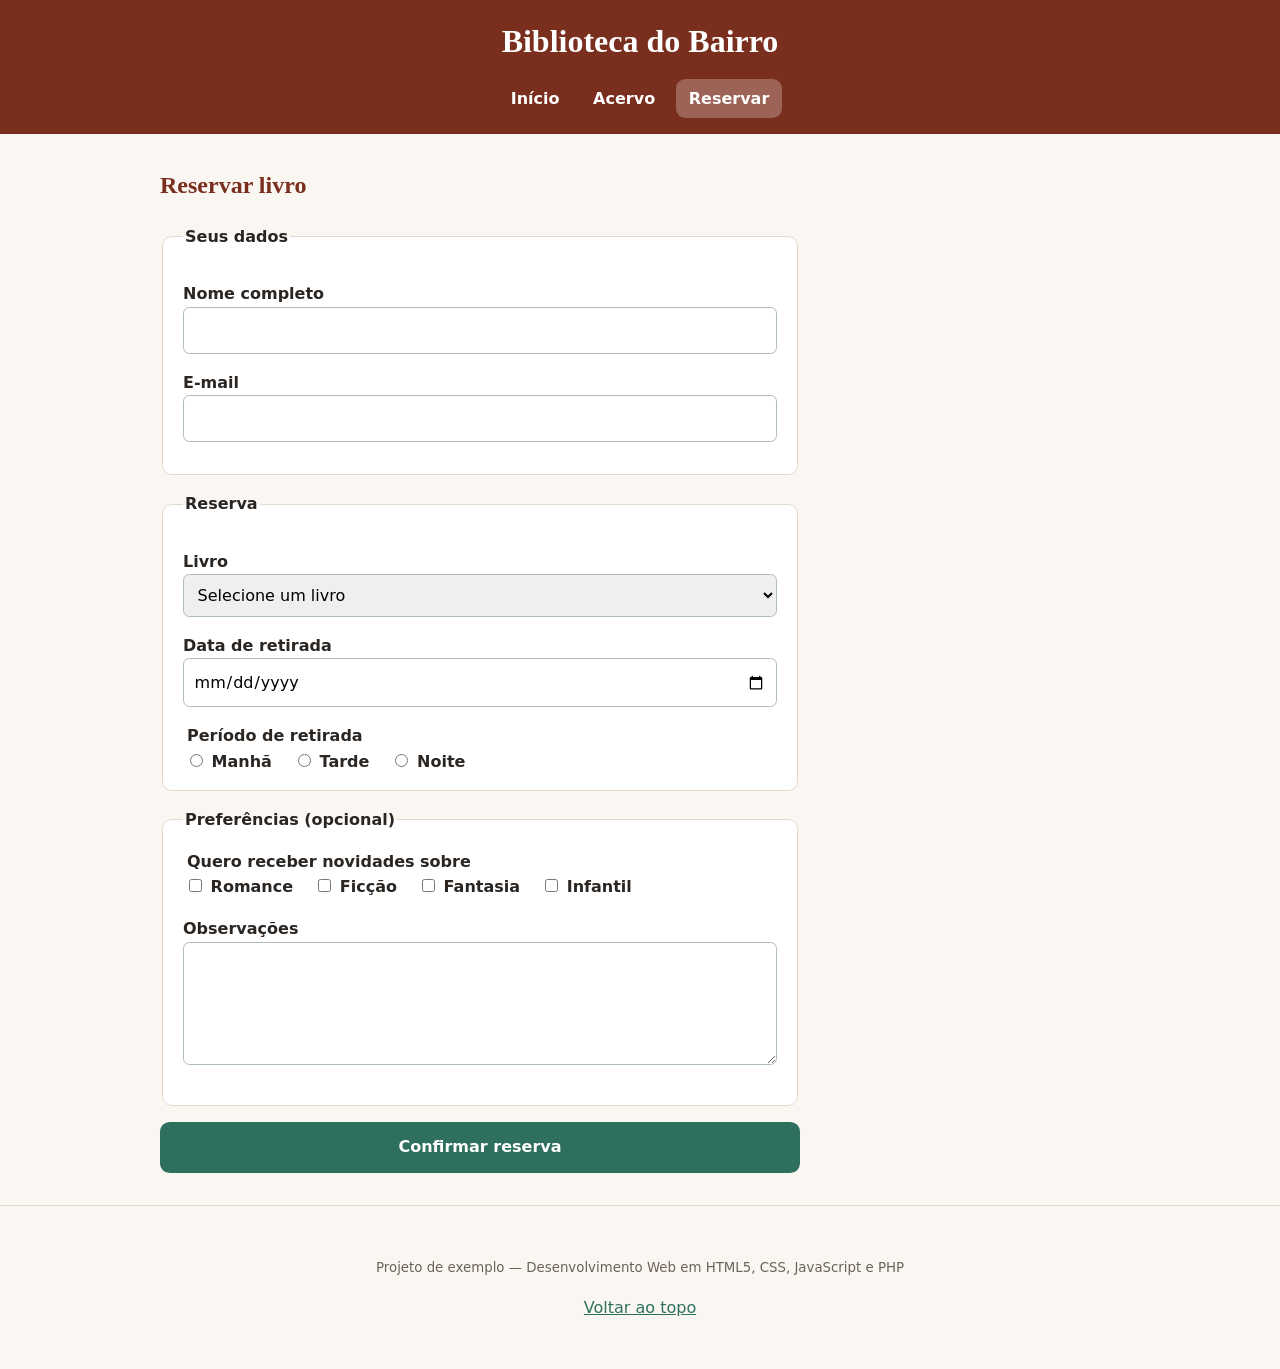
<file: etapas/02-css/reservar.html>
<!doctype html>
<html lang="pt-BR">
<head>
    <meta charset="utf-8">
    <meta name="viewport" content="width=device-width, initial-scale=1">
    <title>Reservar | Biblioteca do Bairro</title>
    <!-- CSS externo: um único arquivo estiliza todas as páginas (Apostila 03, seção 2.3) -->
    <link rel="stylesheet" href="css/style.css">
</head>
<body id="topo">
    <header>
        <h1>Biblioteca do Bairro</h1>
        <nav aria-label="Navegação principal">
            <ul>
                <li><a href="index.html">Início</a></li>
                <li><a href="acervo.html">Acervo</a></li>
                <li><a href="reservar.html" aria-current="page">Reservar</a></li>
            </ul>
        </nav>
    </header>

    <main>
        <h2>Reservar livro</h2>

        <!--
            action="#": nesta etapa ainda não existe servidor para receber os dados.
            Na etapa 05, action apontará para um arquivo PHP.
            method="post": os dados vão no corpo da requisição, não na URL.
        -->
        <form id="form-reserva" action="#" method="post">

            <!-- fieldset + legend agrupam campos relacionados -->
            <fieldset>
                <legend>Seus dados</legend>

                <p>
                    <!-- for do label = id do campo: clicar no texto foca o campo -->
                    <label for="nome">Nome completo</label>
                    <!-- name: é o que será enviado ao servidor (o id não é enviado) -->
                    <input id="nome" name="nome" type="text" required minlength="2" maxlength="120"
                           autocomplete="name">
                </p>

                <p>
                    <label for="email">E-mail</label>
                    <!-- type="email": o navegador confere o formato e mostra teclado com @ no celular -->
                    <input id="email" name="email" type="email" required autocomplete="email">
                </p>
            </fieldset>

            <fieldset>
                <legend>Reserva</legend>

                <p>
                    <label for="livro_id">Livro</label>
                    <select id="livro_id" name="livro_id" required>
                        <option value="">Selecione um livro</option>
                        <option value="1">Dom Casmurro</option>
                        <option value="3">O Alienista</option>
                        <option value="4">Triste Fim de Policarpo Quaresma</option>
                        <option value="7">Alice no País das Maravilhas</option>
                        <!-- disabled: aparece, mas não pode ser escolhido -->
                        <option value="9" disabled>O Pequeno Príncipe (esgotado)</option>
                        <option value="11">Código Limpo</option>
                    </select>
                </p>

                <p>
                    <label for="data_retirada">Data de retirada</label>
                    <input id="data_retirada" name="data_retirada" type="date" required>
                </p>

                <!-- Radio: mesmo name = só uma opção pode ser marcada -->
                <fieldset>
                    <legend>Período de retirada</legend>
                    <label><input type="radio" name="periodo" value="manha" required> Manhã</label>
                    <label><input type="radio" name="periodo" value="tarde"> Tarde</label>
                    <label><input type="radio" name="periodo" value="noite"> Noite</label>
                </fieldset>
            </fieldset>

            <fieldset>
                <legend>Preferências (opcional)</legend>

                <!-- Checkbox: várias opções podem ser marcadas.
                     O [] no name fará o PHP receber um array (etapa 05). -->
                <fieldset>
                    <legend>Quero receber novidades sobre</legend>
                    <label><input type="checkbox" name="generos[]" value="romance"> Romance</label>
                    <label><input type="checkbox" name="generos[]" value="ficcao"> Ficção</label>
                    <label><input type="checkbox" name="generos[]" value="fantasia"> Fantasia</label>
                    <label><input type="checkbox" name="generos[]" value="infantil"> Infantil</label>
                </fieldset>

                <p>
                    <label for="observacoes">Observações</label>
                    <textarea id="observacoes" name="observacoes" rows="4" maxlength="300"></textarea>
                </p>
            </fieldset>

            <!-- type="submit" envia o formulário -->
            <button type="submit">Confirmar reserva</button>
        </form>

        <!-- Atenção: required, minlength e type="email" ajudam quem preenche, mas
             NÃO garantem segurança. O servidor sempre precisa validar de novo. -->
    </main>

    <footer>
        <p><small>Projeto de exemplo — Desenvolvimento Web em HTML5, CSS, JavaScript e PHP</small></p>
        <p><a href="#topo">Voltar ao topo</a></p>
    </footer>
</body>
</html>
</file>
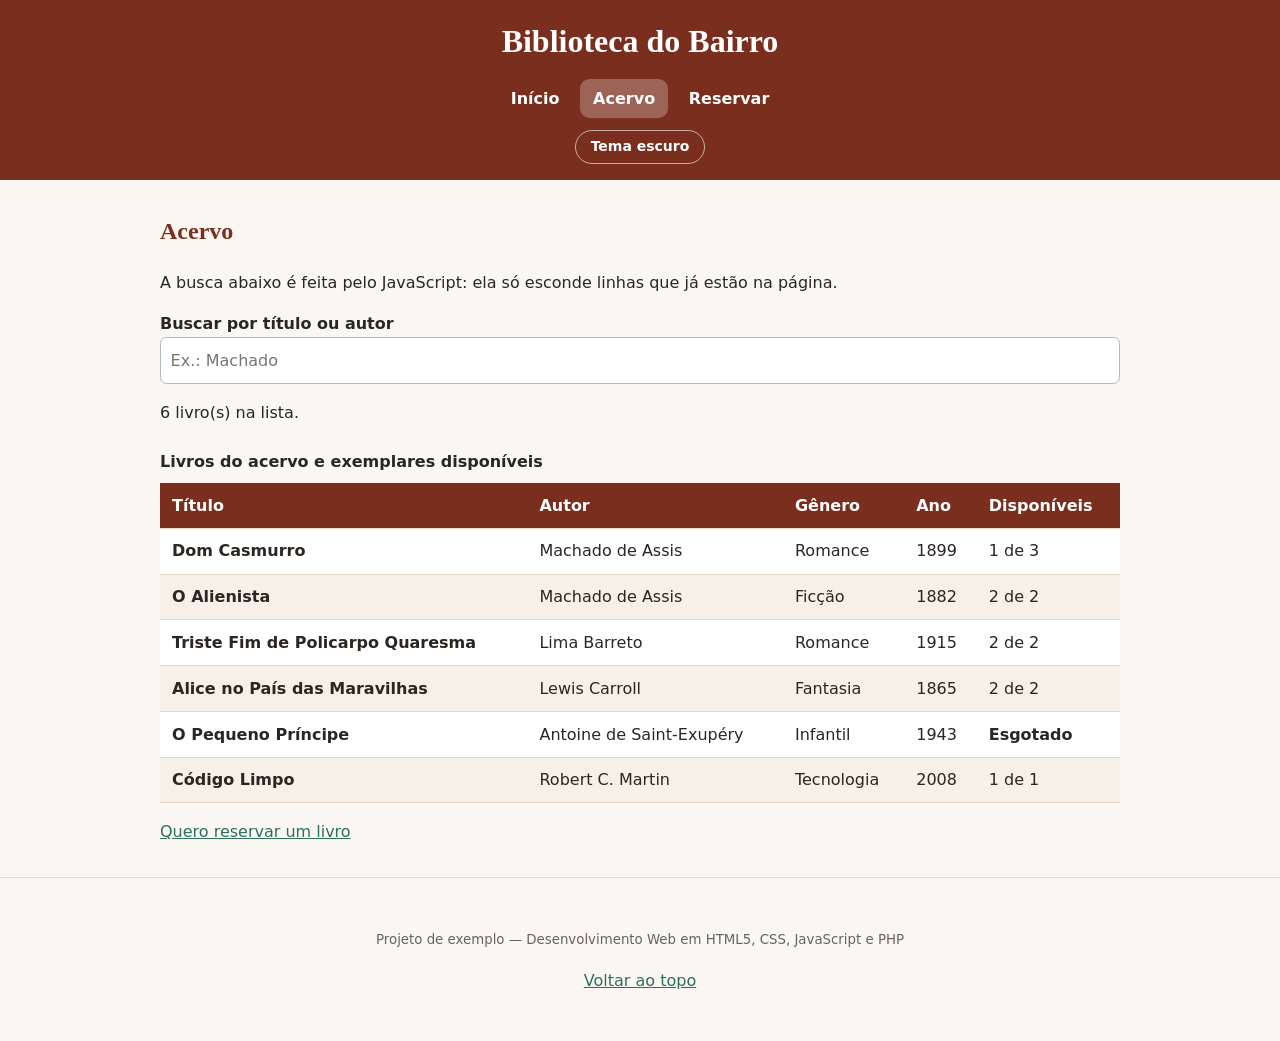
<file: etapas/04-js-dom/acervo.html>
<!doctype html>
<html lang="pt-BR">
<head>
    <meta charset="utf-8">
    <meta name="viewport" content="width=device-width, initial-scale=1">
    <title>Acervo | Biblioteca do Bairro</title>
    <!-- CSS externo: um único arquivo estiliza todas as páginas (Apostila 03, seção 2.3) -->
    <link rel="stylesheet" href="css/style.css">
    <!-- defer: os scripts rodam depois que o HTML foi analisado, então querySelector encontra os elementos -->
    <script src="js/tema.js" defer></script>
    <script src="js/acervo.js" defer></script>
</head>
<body id="topo">
    <header>
        <h1>Biblioteca do Bairro</h1>
        <nav aria-label="Navegação principal">
            <ul>
                <li><a href="index.html">Início</a></li>
                <li><a href="acervo.html" aria-current="page">Acervo</a></li>
                <li><a href="reservar.html">Reservar</a></li>
            </ul>
        </nav>
        <!-- type="button": não envia formulário; quem reage ao clique é o js/tema.js -->
        <button type="button" id="alternar-tema" aria-pressed="false">Tema escuro</button>
    </header>

    <main>
        <h2>Acervo</h2>
        <p>A busca abaixo é feita pelo JavaScript: ela só esconde linhas que já estão na página.</p>

        <p>
            <label for="busca">Buscar por título ou autor</label>
            <input id="busca" type="search" placeholder="Ex.: Machado" autocomplete="off">
        </p>
        <!-- aria-live: leitores de tela anunciam quando este texto muda -->
        <p id="resultado-busca" aria-live="polite">6 livro(s) na lista.</p>

        <!-- Tabela: só para dados TABULARES, nunca para montar layout (Apostila 02, seção 9) -->
        <table id="tabela-acervo">
            <!-- caption: título da tabela, lido por leitores de tela -->
            <caption>Livros do acervo e exemplares disponíveis</caption>
            <thead>
                <tr>
                    <!-- scope="col": este cabeçalho vale para a COLUNA -->
                    <th scope="col">Título</th>
                    <th scope="col">Autor</th>
                    <th scope="col">Gênero</th>
                    <th scope="col">Ano</th>
                    <th scope="col">Disponíveis</th>
                </tr>
            </thead>
            <tbody>
                <!-- data-*: dados extras para o JavaScript usar nas próximas etapas -->
                <tr data-exemplares="3" data-ocupados="2">
                    <!-- scope="row": o título é o cabeçalho da LINHA -->
                    <th scope="row">Dom Casmurro</th>
                    <td>Machado de Assis</td>
                    <td>Romance</td>
                    <td>1899</td>
                    <td>1 de 3</td>
                </tr>
                <tr data-exemplares="2" data-ocupados="0">
                    <th scope="row">O Alienista</th>
                    <td>Machado de Assis</td>
                    <td>Ficção</td>
                    <td>1882</td>
                    <td>2 de 2</td>
                </tr>
                <tr data-exemplares="2" data-ocupados="0">
                    <th scope="row">Triste Fim de Policarpo Quaresma</th>
                    <td>Lima Barreto</td>
                    <td>Romance</td>
                    <td>1915</td>
                    <td>2 de 2</td>
                </tr>
                <tr data-exemplares="2" data-ocupados="0">
                    <th scope="row">Alice no País das Maravilhas</th>
                    <td>Lewis Carroll</td>
                    <td>Fantasia</td>
                    <td>1865</td>
                    <td>2 de 2</td>
                </tr>
                <tr data-exemplares="2" data-ocupados="2">
                    <th scope="row">O Pequeno Príncipe</th>
                    <td>Antoine de Saint-Exupéry</td>
                    <td>Infantil</td>
                    <td>1943</td>
                    <td><strong>Esgotado</strong></td>
                </tr>
                <tr data-exemplares="1" data-ocupados="0">
                    <th scope="row">Código Limpo</th>
                    <td>Robert C. Martin</td>
                    <td>Tecnologia</td>
                    <td>2008</td>
                    <td>1 de 1</td>
                </tr>
            </tbody>
        </table>

        <p><a href="reservar.html">Quero reservar um livro</a></p>
    </main>

    <footer>
        <p><small>Projeto de exemplo — Desenvolvimento Web em HTML5, CSS, JavaScript e PHP</small></p>
        <p><a href="#topo">Voltar ao topo</a></p>
    </footer>
</body>
</html>
</file>
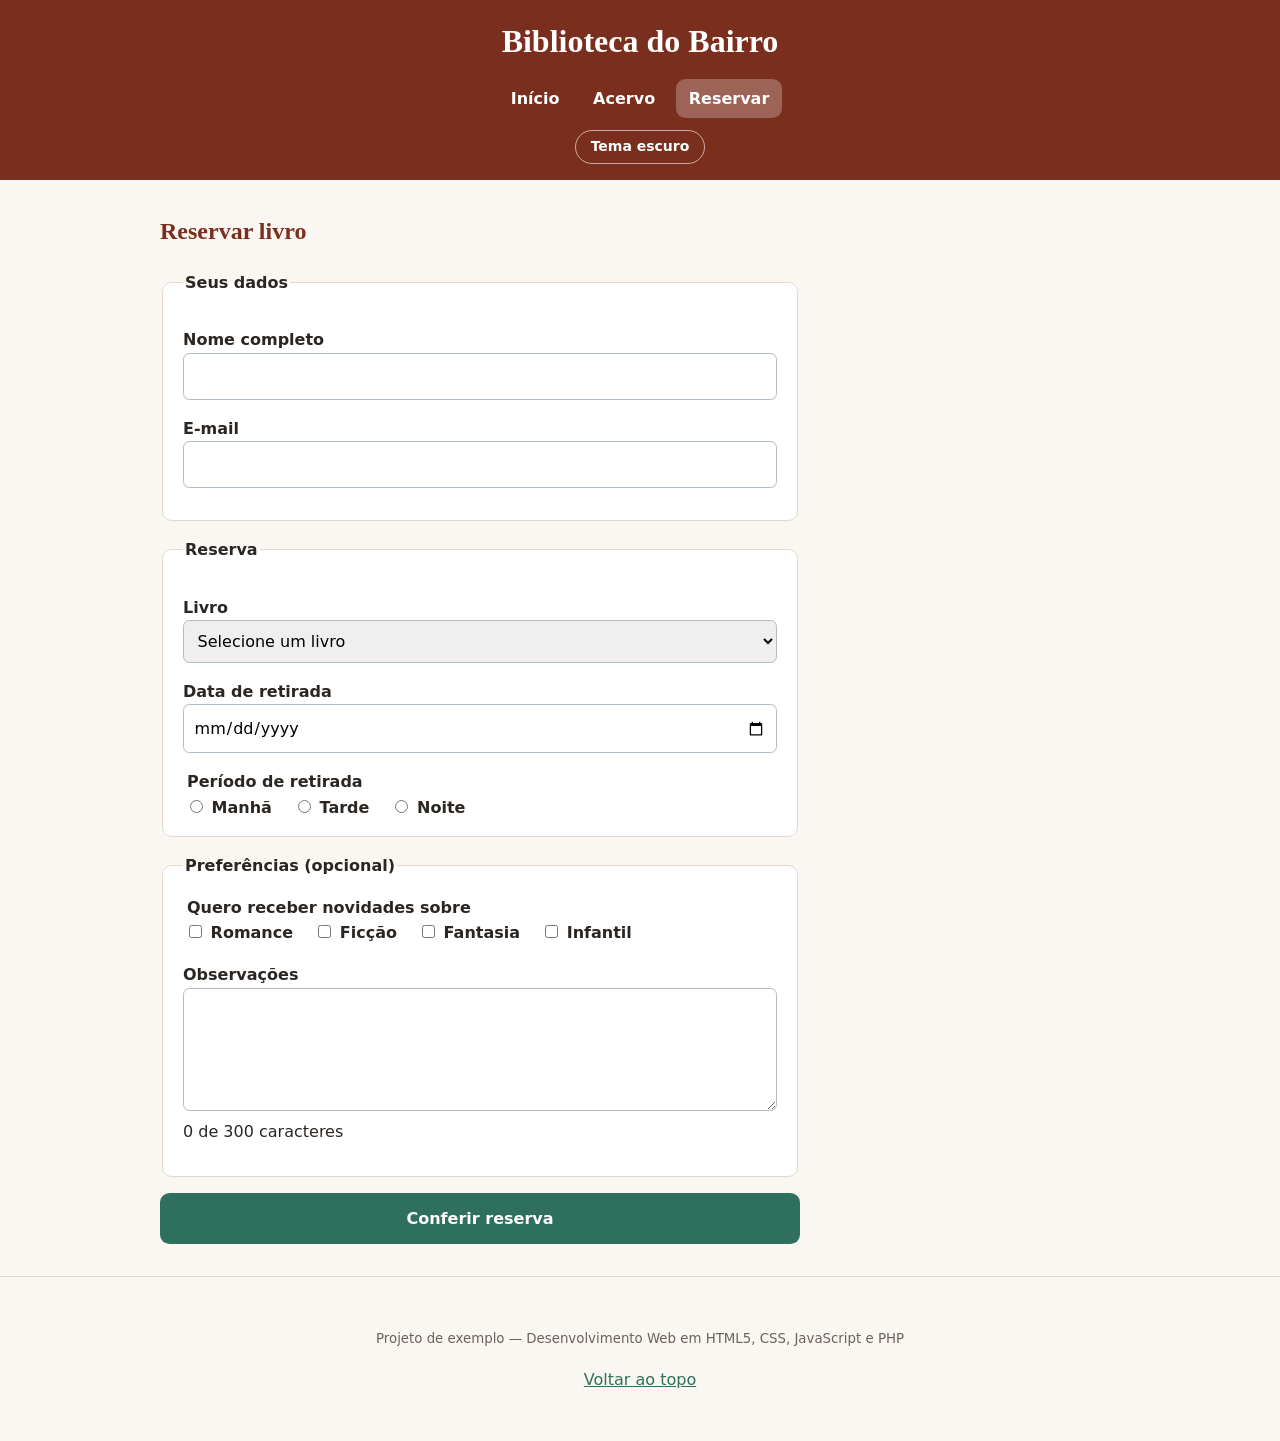
<file: etapas/04-js-dom/reservar.html>
<!doctype html>
<html lang="pt-BR">
<head>
    <meta charset="utf-8">
    <meta name="viewport" content="width=device-width, initial-scale=1">
    <title>Reservar | Biblioteca do Bairro</title>
    <!-- CSS externo: um único arquivo estiliza todas as páginas (Apostila 03, seção 2.3) -->
    <link rel="stylesheet" href="css/style.css">
    <!-- defer: os scripts rodam depois que o HTML foi analisado, então querySelector encontra os elementos -->
    <script src="js/tema.js" defer></script>
    <script src="js/reservar.js" defer></script>
</head>
<body id="topo">
    <header>
        <h1>Biblioteca do Bairro</h1>
        <nav aria-label="Navegação principal">
            <ul>
                <li><a href="index.html">Início</a></li>
                <li><a href="acervo.html">Acervo</a></li>
                <li><a href="reservar.html" aria-current="page">Reservar</a></li>
            </ul>
        </nav>
        <!-- type="button": não envia formulário; quem reage ao clique é o js/tema.js -->
        <button type="button" id="alternar-tema" aria-pressed="false">Tema escuro</button>
    </header>

    <main>
        <h2>Reservar livro</h2>

        <!--
            action="#": nesta etapa ainda não existe servidor para receber os dados.
            Na etapa 05, action apontará para um arquivo PHP.
            method="post": os dados vão no corpo da requisição, não na URL.
        -->
        <form id="form-reserva" action="#" method="post">

            <!-- fieldset + legend agrupam campos relacionados -->
            <fieldset>
                <legend>Seus dados</legend>

                <p>
                    <!-- for do label = id do campo: clicar no texto foca o campo -->
                    <label for="nome">Nome completo</label>
                    <!-- name: é o que será enviado ao servidor (o id não é enviado) -->
                    <input id="nome" name="nome" type="text" required minlength="2" maxlength="120"
                           autocomplete="name" aria-describedby="erro-nome">
                    <span class="erro" id="erro-nome"></span>
                </p>

                <p>
                    <label for="email">E-mail</label>
                    <!-- type="email": o navegador confere o formato e mostra teclado com @ no celular -->
                    <input id="email" name="email" type="email" required autocomplete="email" aria-describedby="erro-email">
                    <span class="erro" id="erro-email"></span>
                </p>
            </fieldset>

            <fieldset>
                <legend>Reserva</legend>

                <p>
                    <label for="livro_id">Livro</label>
                    <select id="livro_id" name="livro_id" required aria-describedby="erro-livro_id">
                        <option value="">Selecione um livro</option>
                        <option value="1">Dom Casmurro</option>
                        <option value="3">O Alienista</option>
                        <option value="4">Triste Fim de Policarpo Quaresma</option>
                        <option value="7">Alice no País das Maravilhas</option>
                        <!-- disabled: aparece, mas não pode ser escolhido -->
                        <option value="9" disabled>O Pequeno Príncipe (esgotado)</option>
                        <option value="11">Código Limpo</option>
                    </select>
                    <span class="erro" id="erro-livro_id"></span>
                </p>

                <p>
                    <label for="data_retirada">Data de retirada</label>
                    <input id="data_retirada" name="data_retirada" type="date" required aria-describedby="erro-data_retirada">
                    <span class="erro" id="erro-data_retirada"></span>
                </p>

                <!-- Radio: mesmo name = só uma opção pode ser marcada -->
                <fieldset>
                    <legend>Período de retirada</legend>
                    <label><input type="radio" name="periodo" value="manha" required> Manhã</label>
                    <label><input type="radio" name="periodo" value="tarde"> Tarde</label>
                    <label><input type="radio" name="periodo" value="noite"> Noite</label>
                    <span class="erro" id="erro-periodo"></span>
                </fieldset>
            </fieldset>

            <fieldset>
                <legend>Preferências (opcional)</legend>

                <!-- Checkbox: várias opções podem ser marcadas.
                     O [] no name fará o PHP receber um array (etapa 05). -->
                <fieldset>
                    <legend>Quero receber novidades sobre</legend>
                    <label><input type="checkbox" name="generos[]" value="romance"> Romance</label>
                    <label><input type="checkbox" name="generos[]" value="ficcao"> Ficção</label>
                    <label><input type="checkbox" name="generos[]" value="fantasia"> Fantasia</label>
                    <label><input type="checkbox" name="generos[]" value="infantil"> Infantil</label>
                </fieldset>

                <p>
                    <label for="observacoes">Observações</label>
                    <textarea id="observacoes" name="observacoes" rows="4" maxlength="300"></textarea>
                    <span id="contador" aria-live="polite">0 de 300 caracteres</span>
                </p>
            </fieldset>

            <!-- type="submit" envia o formulário -->
            <button type="submit">Conferir reserva</button>
        </form>

        <!-- Mensagem final: escrita pelo JavaScript com textContent -->
        <p id="resultado" aria-live="polite"></p>

        <!-- Nesta etapa NÃO há servidor: o JavaScript só confere os dados (preventDefault).
             Validação no navegador ajuda quem preenche, mas pode ser burlada:
             na etapa 05 o PHP valida tudo de novo. -->
    </main>

    <footer>
        <p><small>Projeto de exemplo — Desenvolvimento Web em HTML5, CSS, JavaScript e PHP</small></p>
        <p><a href="#topo">Voltar ao topo</a></p>
    </footer>
</body>
</html>
</file>
<file: etapas/02-css/css/style.css>
/* =====================================================================
   Etapa 02 — CSS (Apostila 03)

   O HTML desta etapa é IGUAL ao da etapa 01: só acrescentamos o <link>.
   Repare que quase tudo é estilizado com seletores de ELEMENTO, de
   DESCENDENTE e de ATRIBUTO — um HTML semântico já dá muitos "ganchos".
   ===================================================================== */

/* ---- Variáveis (seção 17) ------------------------------------------- */
:root {
    --cor-primaria: #7a2e1d;
    --cor-destaque: #2f6f5e;
    --cor-fundo: #faf7f2;
    --cor-texto: #2b2622;
    --cor-borda: #e2d9cc;
    --raio: 0.6rem;
}

/* ---- Base (seções 7 e 8) ---------------------------------------------- */
* {
    box-sizing: border-box; /* width passa a incluir padding e borda */
}

body {
    margin: 0;
    font-family: system-ui, Arial, sans-serif;
    line-height: 1.6;
    color: var(--cor-texto);
    background: var(--cor-fundo);
}

h1, h2 {
    font-family: Georgia, serif;
    color: var(--cor-primaria);
}

img {
    max-width: 100%; /* imagem flexível (seção 15.2) */
    height: auto;
}

a {
    color: var(--cor-destaque);
}

/* Foco sempre visível para quem navega com Tab */
a:focus-visible,
input:focus-visible,
select:focus-visible,
textarea:focus-visible,
button:focus-visible {
    outline: 3px solid #e0a526;
    outline-offset: 2px;
}

/* ---- Cabeçalho e navegação — Flexbox (seção 12) ------------------------ */
body > header {
    background: var(--cor-primaria);
    color: white;
    padding: 1rem;
    text-align: center;
}

body > header h1 {
    color: white;
    margin: 0;
}

/* Seletor de descendente: só as listas DENTRO do nav */
nav ul {
    list-style: none;
    padding: 0;
    margin: 0.75rem 0 0;
    display: flex;           /* itens lado a lado */
    flex-wrap: wrap;         /* quebram linha se faltar espaço */
    justify-content: center; /* centralizados no eixo principal */
    gap: 0.5rem;             /* espaço entre itens, sem margens individuais */
}

nav a {
    display: block;
    color: white;
    text-decoration: none;
    font-weight: 700;
    padding: 0.4rem 0.8rem;
    border-radius: var(--raio);
}

/* Pseudoclasse :hover (seção 4.6) */
nav a:hover {
    background: rgb(255 255 255 / 0.15);
}

/* Seletor de atributo: a página atual */
nav a[aria-current="page"] {
    background: rgb(255 255 255 / 0.25);
}

/* ---- Conteúdo: cartões com box model (seções 8 e 10) ------------------- */
main {
    width: min(92%, 60rem); /* nunca mais largo que 60rem */
    margin: 2rem auto;      /* auto nas laterais centraliza */
}

main section,
main article {
    background: white;
    padding: 1.5rem;                      /* espaço INTERNO */
    margin-bottom: 1.5rem;                /* espaço EXTERNO */
    border: 1px solid var(--cor-borda);
    border-radius: var(--raio);
    box-shadow: 0 2px 8px rgb(0 0 0 / 0.06);
}

main h2 {
    margin-top: 0;
}

figure {
    margin: 1rem 0 0;
    text-align: center;
}

figcaption {
    font-size: 0.875rem;
    color: #6b625a;
}

/* Lista de descrição em grade de 2 colunas (Grid — seção 13) */
dl {
    display: grid;
    grid-template-columns: max-content 1fr;
    gap: 0.25rem 1rem;
}

dt {
    font-weight: 700;
}

dd {
    margin: 0;
}

blockquote {
    margin: 1rem 0 0;
    padding: 0.5rem 1rem;
    border-left: 4px solid var(--cor-destaque);
    font-style: italic;
}

/* ---- Tabela ------------------------------------------------------------- */
table {
    width: 100%;
    border-collapse: collapse;
    background: white;
}

caption {
    text-align: left;
    font-weight: 700;
    padding: 0.5rem 0;
}

th,
td {
    padding: 0.6rem 0.75rem;
    border-bottom: 1px solid var(--cor-borda);
    text-align: left;
}

thead th {
    background: var(--cor-primaria);
    color: white;
}

/* Pseudoclasse estrutural: linhas pares */
tbody tr:nth-child(even) {
    background: #f6f0e8;
}

/* ---- Formulário ---------------------------------------------------------- */
form {
    display: grid;
    gap: 1rem;
    max-width: 40rem;
}

fieldset {
    border: 1px solid var(--cor-borda);
    border-radius: var(--raio);
    background: white;
    padding: 1rem 1.25rem;
}

legend {
    font-weight: 700;
}

/* fieldset dentro de fieldset: sem moldura */
fieldset fieldset {
    border: 0;
    padding: 0;
}

label {
    font-weight: 600;
    margin-right: 1rem;
}

/* Seletor de FILHO DIRETO (>): só o label que está diretamente dentro de um <p>
   vira bloco (fica em cima do campo). Os labels de radio/checkbox continuam em linha. */
p > label {
    display: block;
}

input:not([type="radio"], [type="checkbox"]),
select,
textarea {
    width: 100%;
    padding: 0.6rem;
    font: inherit;
    border: 1px solid #aebbc3;
    border-radius: 0.4rem;
}

button {
    font: inherit;
    font-weight: 700;
    color: white;
    background: var(--cor-destaque);
    border: 0;
    border-radius: var(--raio);
    padding: 0.8rem 1.2rem;
    cursor: pointer;
}

button:hover {
    filter: brightness(1.1);
}

/* ---- Rodapé ------------------------------------------------------------- */
body > footer {
    text-align: center;
    padding: 2rem 1rem;
    color: #6b625a;
    border-top: 1px solid var(--cor-borda);
}

address {
    font-style: normal;
}

/* ---- Responsividade (seção 15) ------------------------------------------ */
/* Em telas pequenas, o menu fica em coluna e a tabela pode rolar */
@media (max-width: 40rem) {
    nav ul {
        flex-direction: column;
    }

    table {
        display: block;
        overflow-x: auto;
    }
}
</file>
<file: etapas/04-js-dom/css/style.css>
/* =====================================================================
   Etapa 04 — mesmo CSS da etapa 02 + regras usadas pelo JavaScript (fim do arquivo)

   O HTML desta etapa é IGUAL ao da etapa 01: só acrescentamos o <link>.
   Repare que quase tudo é estilizado com seletores de ELEMENTO, de
   DESCENDENTE e de ATRIBUTO — um HTML semântico já dá muitos "ganchos".
   ===================================================================== */

/* ---- Variáveis (seção 17) ------------------------------------------- */
:root {
    --cor-primaria: #7a2e1d;
    --cor-destaque: #2f6f5e;
    --cor-fundo: #faf7f2;
    --cor-texto: #2b2622;
    --cor-borda: #e2d9cc;
    --raio: 0.6rem;
}

/* ---- Base (seções 7 e 8) ---------------------------------------------- */
* {
    box-sizing: border-box; /* width passa a incluir padding e borda */
}

body {
    margin: 0;
    font-family: system-ui, Arial, sans-serif;
    line-height: 1.6;
    color: var(--cor-texto);
    background: var(--cor-fundo);
}

h1, h2 {
    font-family: Georgia, serif;
    color: var(--cor-primaria);
}

img {
    max-width: 100%; /* imagem flexível (seção 15.2) */
    height: auto;
}

a {
    color: var(--cor-destaque);
}

/* Foco sempre visível para quem navega com Tab */
a:focus-visible,
input:focus-visible,
select:focus-visible,
textarea:focus-visible,
button:focus-visible {
    outline: 3px solid #e0a526;
    outline-offset: 2px;
}

/* ---- Cabeçalho e navegação — Flexbox (seção 12) ------------------------ */
body > header {
    background: var(--cor-primaria);
    color: white;
    padding: 1rem;
    text-align: center;
}

body > header h1 {
    color: white;
    margin: 0;
}

/* Seletor de descendente: só as listas DENTRO do nav */
nav ul {
    list-style: none;
    padding: 0;
    margin: 0.75rem 0 0;
    display: flex;           /* itens lado a lado */
    flex-wrap: wrap;         /* quebram linha se faltar espaço */
    justify-content: center; /* centralizados no eixo principal */
    gap: 0.5rem;             /* espaço entre itens, sem margens individuais */
}

nav a {
    display: block;
    color: white;
    text-decoration: none;
    font-weight: 700;
    padding: 0.4rem 0.8rem;
    border-radius: var(--raio);
}

/* Pseudoclasse :hover (seção 4.6) */
nav a:hover {
    background: rgb(255 255 255 / 0.15);
}

/* Seletor de atributo: a página atual */
nav a[aria-current="page"] {
    background: rgb(255 255 255 / 0.25);
}

/* ---- Conteúdo: cartões com box model (seções 8 e 10) ------------------- */
main {
    width: min(92%, 60rem); /* nunca mais largo que 60rem */
    margin: 2rem auto;      /* auto nas laterais centraliza */
}

main section,
main article {
    background: white;
    padding: 1.5rem;                      /* espaço INTERNO */
    margin-bottom: 1.5rem;                /* espaço EXTERNO */
    border: 1px solid var(--cor-borda);
    border-radius: var(--raio);
    box-shadow: 0 2px 8px rgb(0 0 0 / 0.06);
}

main h2 {
    margin-top: 0;
}

figure {
    margin: 1rem 0 0;
    text-align: center;
}

figcaption {
    font-size: 0.875rem;
    color: #6b625a;
}

/* Lista de descrição em grade de 2 colunas (Grid — seção 13) */
dl {
    display: grid;
    grid-template-columns: max-content 1fr;
    gap: 0.25rem 1rem;
}

dt {
    font-weight: 700;
}

dd {
    margin: 0;
}

blockquote {
    margin: 1rem 0 0;
    padding: 0.5rem 1rem;
    border-left: 4px solid var(--cor-destaque);
    font-style: italic;
}

/* ---- Tabela ------------------------------------------------------------- */
table {
    width: 100%;
    border-collapse: collapse;
    background: white;
}

caption {
    text-align: left;
    font-weight: 700;
    padding: 0.5rem 0;
}

th,
td {
    padding: 0.6rem 0.75rem;
    border-bottom: 1px solid var(--cor-borda);
    text-align: left;
}

thead th {
    background: var(--cor-primaria);
    color: white;
}

/* Pseudoclasse estrutural: linhas pares */
tbody tr:nth-child(even) {
    background: #f6f0e8;
}

/* ---- Formulário ---------------------------------------------------------- */
form {
    display: grid;
    gap: 1rem;
    max-width: 40rem;
}

fieldset {
    border: 1px solid var(--cor-borda);
    border-radius: var(--raio);
    background: white;
    padding: 1rem 1.25rem;
}

legend {
    font-weight: 700;
}

/* fieldset dentro de fieldset: sem moldura */
fieldset fieldset {
    border: 0;
    padding: 0;
}

label {
    font-weight: 600;
    margin-right: 1rem;
}

/* Seletor de FILHO DIRETO (>): só o label que está diretamente dentro de um <p>
   vira bloco (fica em cima do campo). Os labels de radio/checkbox continuam em linha. */
p > label {
    display: block;
}

input:not([type="radio"], [type="checkbox"]),
select,
textarea {
    width: 100%;
    padding: 0.6rem;
    font: inherit;
    border: 1px solid #aebbc3;
    border-radius: 0.4rem;
}

button {
    font: inherit;
    font-weight: 700;
    color: white;
    background: var(--cor-destaque);
    border: 0;
    border-radius: var(--raio);
    padding: 0.8rem 1.2rem;
    cursor: pointer;
}

button:hover {
    filter: brightness(1.1);
}

/* ---- Rodapé ------------------------------------------------------------- */
body > footer {
    text-align: center;
    padding: 2rem 1rem;
    color: #6b625a;
    border-top: 1px solid var(--cor-borda);
}

address {
    font-style: normal;
}

/* ---- Responsividade (seção 15) ------------------------------------------ */
/* Em telas pequenas, o menu fica em coluna e a tabela pode rolar */
@media (max-width: 40rem) {
    nav ul {
        flex-direction: column;
    }

    table {
        display: block;
        overflow-x: auto;
    }
}

/* =====================================================================
   Acréscimos da etapa 04 — estados controlados pelo JavaScript.
   O JS só liga/desliga classes e atributos; a APARÊNCIA fica aqui no CSS.
   ===================================================================== */

/* Botão de tema no cabeçalho */
#alternar-tema {
    margin-top: 0.75rem;
    background: transparent;
    border: 1px solid rgb(255 255 255 / 0.6);
    font-size: 0.875rem;
    padding: 0.3rem 0.9rem;
    border-radius: 999px;
}

/* Tema escuro: o JS adiciona a classe "tema-escuro" no <body>
   e nós apenas trocamos os valores das variáveis. */
body.tema-escuro {
    --cor-fundo: #1c1a18;
    --cor-texto: #eee8e1;
    --cor-borda: #433d37;
    --cor-destaque: #7fc8b3;
    color-scheme: dark;
}

body.tema-escuro main section,
body.tema-escuro main article,
body.tema-escuro fieldset,
body.tema-escuro table {
    background: #282522;
}

body.tema-escuro tbody tr:nth-child(even) {
    background: #312d29;
}

body.tema-escuro h2 {
    color: #e7a08f;
}

/* Mensagens de erro ao lado dos campos */
.erro {
    display: block;
    color: #b3261e;
    font-weight: 600;
    font-size: 0.9rem;
}

body.tema-escuro .erro {
    color: #ff8a80;
}

/* Campo marcado como inválido pelo JavaScript */
[aria-invalid="true"] {
    border-color: #b3261e;
    box-shadow: 0 0 0 1px #b3261e;
}

#resultado:not(:empty) {
    padding: 1rem;
    border-radius: var(--raio);
    background: #e3f1ec;
    color: #1f4d40;
    font-weight: 600;
}
</file>
